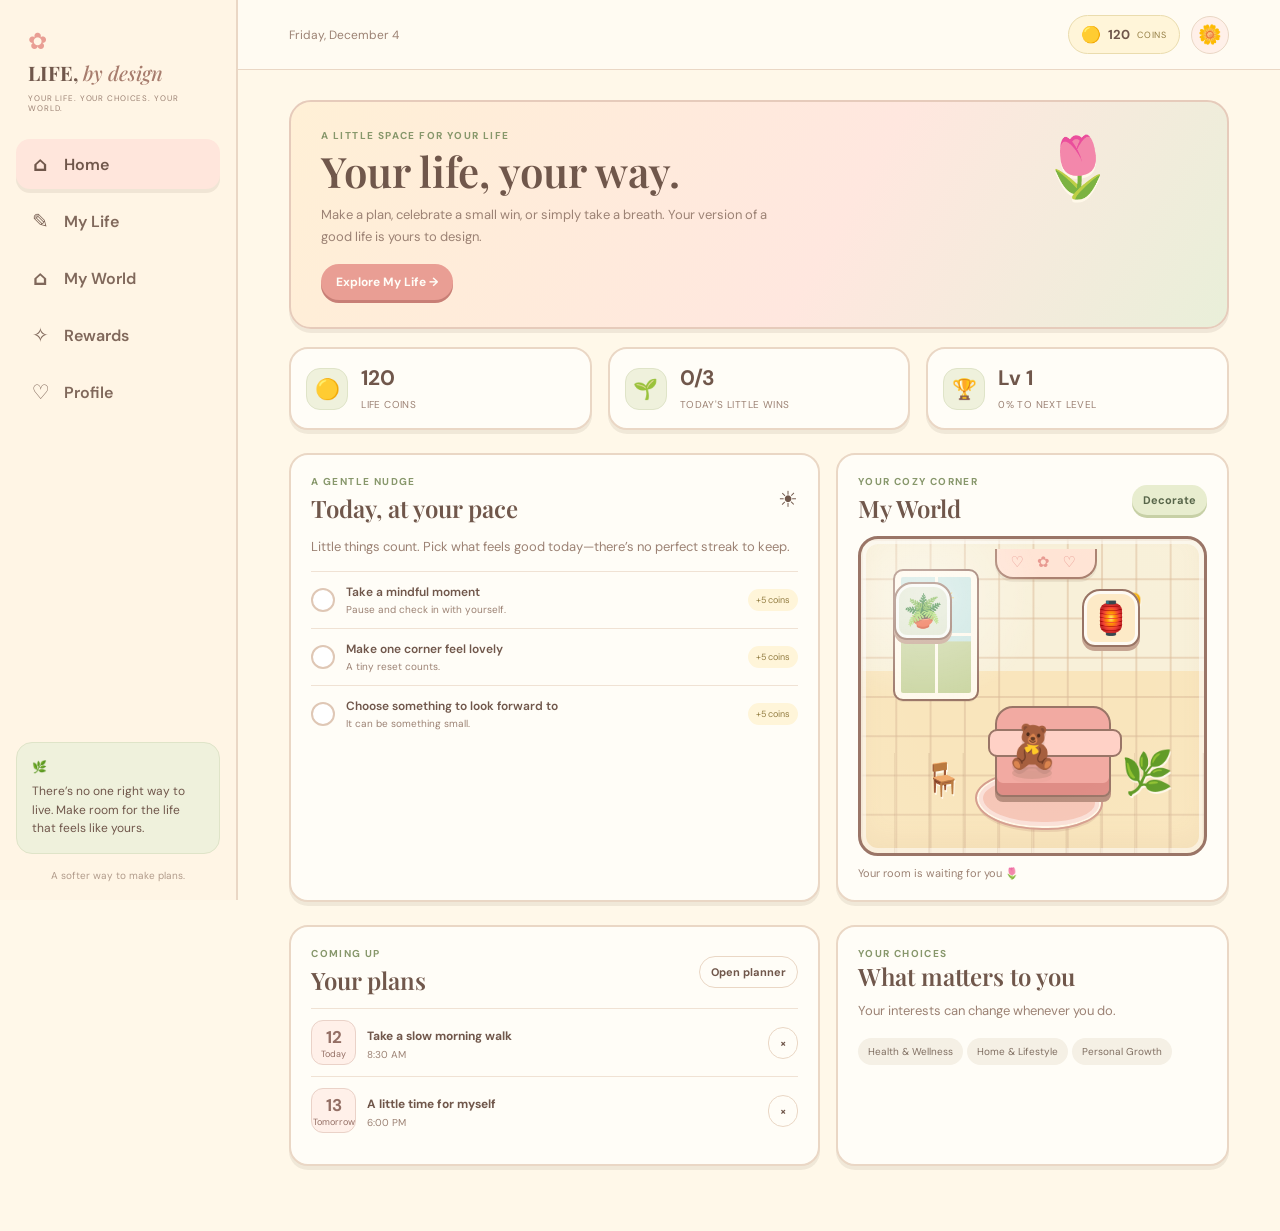
<file: index.html>
<!doctype html>
<html lang="en">
<head>
  <meta charset="utf-8">
  <meta name="viewport" content="width=device-width, initial-scale=1">
  <meta name="theme-color" content="#fff8e9">
  <meta name="description" content="A cozy little space to plan your life, celebrate small wins, and make a home that feels like you.">
  <title>LIFE, BY DESIGN — Your life. Your choices. Your world.</title>
  <link rel="stylesheet" href="styles.css">
  <link rel="stylesheet" href="editor.css">
  <link rel="stylesheet" href="room-effects.css">
</head>
<body>
  <div class="app-shell">
    <aside class="sidebar" aria-label="Main navigation">
      <a class="brand" href="#home" aria-label="Life, By Design home">
        <span class="brand-mark">✿</span>
        <span class="brand-title">LIFE, <i>by design</i></span>
        <span class="brand-tagline">YOUR LIFE. YOUR CHOICES. YOUR WORLD.</span>
      </a>
      <nav class="nav-list">
        <button class="nav-link active" data-view="home"><span>⌂</span>Home</button>
        <button class="nav-link" data-view="life"><span>✎</span>My Life</button>
        <button class="nav-link" data-view="world"><span>⌂</span>My World</button>
        <button class="nav-link" data-view="rewards"><span>✧</span>Rewards</button>
        <button class="nav-link" data-view="profile"><span>♡</span>Profile</button>
      </nav>
      <div class="sidebar-note"><span>🌿</span><p>There’s no one right way to live. Make room for the life that feels like yours.</p></div>
      <div class="sidebar-footer">A softer way to make plans.</div>
    </aside>
    <main class="main-area">
      <header class="topbar">
        <span class="topbar-date" id="todayLabel"></span>
        <div class="topbar-actions">
          <button class="coin-balance" data-view="rewards" aria-label="Open rewards"><span>🟡</span><strong id="coinBalance">0</strong><small>COINS</small></button>
          <button class="avatar-button" data-view="profile" aria-label="Open profile">🌼</button>
        </div>
      </header>
      <div id="app" class="page-content" aria-live="polite"></div>
    </main>
  </div>
  <div id="toast" class="toast" role="status" aria-live="polite"></div>
  <script src="app.js"></script>
  <script src="room-effects.js"></script>
</body>
</html>
</file>
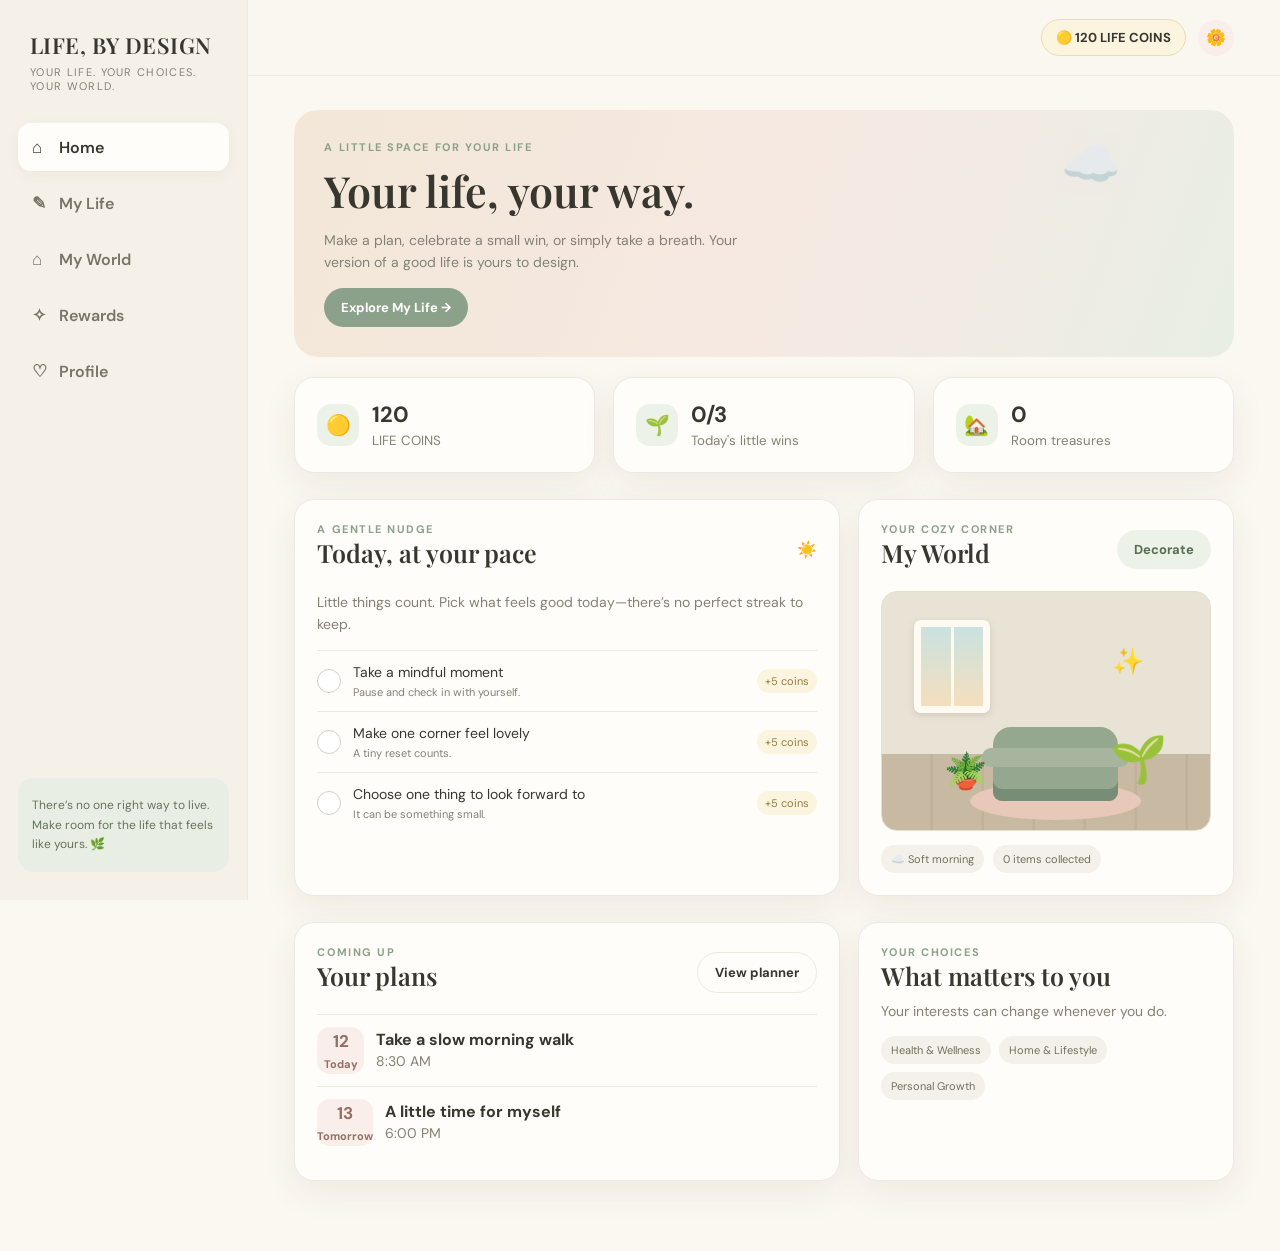
<file: demo/index.html>
<!DOCTYPE html>
<html lang="en">
<head>
  <meta charset="UTF-8" />
  <meta name="viewport" content="width=device-width, initial-scale=1.0" />
  <title>LIFE, BY DESIGN</title>
  <link rel="preconnect" href="https://fonts.googleapis.com">
  <link rel="preconnect" href="https://fonts.gstatic.com" crossorigin>
  <link href="https://fonts.googleapis.com/css2?family=DM+Sans:wght@400;500;600;700&family=Playfair+Display:wght@500;600;700&display=swap" rel="stylesheet">
  <style>
    :root {
      --cream: #fbf8f1;
      --paper: #fffdf9;
      --ink: #38372f;
      --muted: #858176;
      --line: #eee9df;
      --sage: #8ca18a;
      --sage-light: #edf2e8;
      --pink: #e8b6aa;
      --pink-light: #f9eeea;
      --yellow: #f3d37a;
      --yellow-light: #fbf4df;
      --lavender: #e9e4f0;
      --shadow: 0 12px 35px rgba(67, 55, 39, .07);
      --radius: 20px;
    }

    * { box-sizing: border-box; }
    body {
      margin: 0;
      background: var(--cream);
      color: var(--ink);
      font-family: "DM Sans", sans-serif;
    }
    button, input, textarea, select { font: inherit; }
    button { cursor: pointer; }
    .app { display: grid; grid-template-columns: 248px 1fr; min-height: 100vh; }
    aside {
      position: sticky; top: 0; height: 100vh; padding: 28px 18px;
      background: #f5f1e8; border-right: 1px solid var(--line);
      display: flex; flex-direction: column;
    }
    .brand { padding: 2px 12px 30px; }
    .brand-name { font: 600 22px "Playfair Display", serif; letter-spacing: .02em; }
    .brand-tag { color: var(--muted); font-size: 11px; letter-spacing: .12em; margin-top: 5px; }
    .nav { display: grid; gap: 8px; }
    .nav button {
      text-align: left; border: 0; background: transparent; padding: 13px 14px;
      border-radius: 13px; color: #777468; font-weight: 600; transition: .2s;
    }
    .nav button:hover, .nav button.active { background: var(--paper); color: var(--ink); box-shadow: 0 4px 14px #5245270d; }
    .nav .icon { display: inline-block; width: 27px; font-size: 17px; }
    .side-note { margin-top: auto; padding: 18px 14px; border-radius: 16px; background: #e9eee4; color: #66745f; font-size: 12px; line-height: 1.6; }
    main { min-width: 0; }
    .topbar {
      height: 76px; padding: 0 4.5%; display: flex; justify-content: flex-end;
      align-items: center; gap: 12px; border-bottom: 1px solid var(--line);
      background: rgba(251,248,241,.8);
    }
    .coin-pill { border: 1px solid #eadcae; background: var(--yellow-light); border-radius: 99px; padding: 9px 14px; font-weight: 700; font-size: 13px; }
    .avatar-small { width: 36px; height: 36px; border-radius: 50%; display: grid; place-items: center; background: var(--pink-light); }
    #view { max-width: 1250px; margin: auto; padding: 34px 4.5% 70px; }
    .eyebrow { text-transform: uppercase; letter-spacing: .14em; color: var(--sage); font-size: 11px; font-weight: 700; }
    h1, h2, h3, p { margin-top: 0; }
    h1, h2, .serif { font-family: "Playfair Display", serif; font-weight: 600; }
    h1 { font-size: clamp(30px, 4vw, 43px); margin: 7px 0 10px; }
    h2 { font-size: 25px; margin-bottom: 8px; }
    h3 { font-size: 16px; margin-bottom: 8px; }
    .subtle { color: var(--muted); font-size: 14px; line-height: 1.6; }
    .grid { display: grid; gap: 18px; }
    .two-col { grid-template-columns: 1.45fr 1fr; }
    .three-col { grid-template-columns: repeat(3, 1fr); }
    .card { background: var(--paper); border: 1px solid var(--line); border-radius: var(--radius); padding: 22px; box-shadow: var(--shadow); }
    .welcome {
      padding: 30px; border-radius: 24px; min-height: 210px; overflow: hidden;
      background: linear-gradient(110deg, #f3e7d8 0%, #f5e9e3 57%, #e8eee4 100%);
      position: relative; margin-bottom: 20px;
    }
    .welcome:after { content: "☁️"; position: absolute; right: 12%; top: 22px; font-size: 48px; opacity: .8; }
    .welcome .subtle { max-width: 440px; }
    .btn {
      border: 0; border-radius: 99px; padding: 11px 17px; background: var(--sage);
      color: white; font-weight: 700; font-size: 13px; transition: .2s;
    }
    .btn:hover { filter: brightness(.95); transform: translateY(-1px); }
    .btn.soft { background: var(--sage-light); color: #586d53; }
    .btn.pink { background: var(--pink-light); color: #996f65; }
    .btn.outline { background: transparent; color: var(--ink); border: 1px solid var(--line); }
    .btn:disabled { opacity: .5; cursor: default; transform: none; }
    .card-head { display: flex; align-items: center; justify-content: space-between; gap: 12px; margin-bottom: 14px; }
    .task { display: flex; align-items: center; gap: 12px; padding: 12px 0; border-top: 1px solid var(--line); }
    .task:first-of-type { border-top: 0; }
    .check {
      width: 24px; height: 24px; flex: 0 0 24px; border: 1.5px solid #d5d0c4; border-radius: 50%;
      background: white; color: white; display: grid; place-items: center; font-size: 13px;
    }
    .check.done { background: var(--sage); border-color: var(--sage); }
    .task-copy { flex: 1; font-size: 14px; }
    .task-copy small { display: block; color: var(--muted); margin-top: 4px; font-size: 11px; }
    .reward-tag { font-size: 11px; color: #937d42; background: var(--yellow-light); border-radius: 99px; padding: 5px 8px; white-space: nowrap; }
    .stat { display: flex; align-items: center; gap: 13px; }
    .stat-icon { width: 42px; height: 42px; border-radius: 14px; display: grid; place-items: center; font-size: 20px; background: var(--sage-light); }
    .stat strong { font-size: 22px; display: block; }
    .stat small { color: var(--muted); }
    .progress { height: 8px; background: #f0eee7; border-radius: 99px; overflow: hidden; margin: 12px 0 7px; }
    .progress span { display: block; height: 100%; background: var(--sage); border-radius: inherit; }
    .room-scene {
      min-height: 240px; position: relative; overflow: hidden; border-radius: 16px;
      background: linear-gradient(#e9e3d6 0 68%, #c8b9a2 68% 100%);
      border: 1px solid #e6dece;
    }
    .room-window { position: absolute; left: 10%; top: 12%; width: 23%; height: 39%; border: 7px solid #fffaf1; border-radius: 7px; background: linear-gradient(#c9e2e0, #f5dfbd); box-shadow: 0 2px 6px #847b6940; }
    .room-window:after { content: ""; position: absolute; left: 48%; top: 0; height: 100%; border-left: 3px solid #fffaf1; }
    .room-sofa { position: absolute; bottom: 12%; left: 34%; width: 38%; height: 31%; border-radius: 18px 18px 9px 9px; background: #95a78e; box-shadow: inset 0 -12px #788d75; }
    .room-sofa:before { content: ""; position: absolute; left: -9%; top: 28%; width: 118%; height: 26%; border-radius: 9px; background: #a7b49e; }
    .room-rug { position: absolute; bottom: 4%; left: 27%; width: 52%; height: 16%; border-radius: 50%; background: #e8c8b9; }
    .room-plant { position: absolute; right: 13%; bottom: 17%; font-size: 46px; }
    .room-lamp { position: absolute; left: 19%; bottom: 15%; font-size: 35px; }
    .room-deco { position: absolute; right: 20%; top: 22%; font-size: 26px; }
    .room-floor { position: absolute; bottom: 0; left: 0; right: 0; height: 32%; background: repeating-linear-gradient(90deg, transparent 0 48px, #b5a58e 49px 51px); opacity: .4; }
    .room-item-row { display: flex; gap: 9px; flex-wrap: wrap; margin-top: 14px; }
    .chip { font-size: 11px; background: #f4f1ea; padding: 7px 10px; border-radius: 99px; color: #716e62; }
    .category-grid { display: flex; flex-wrap: wrap; gap: 8px; }
    .category { border: 1px solid var(--line); background: white; color: #777468; border-radius: 99px; padding: 9px 12px; font-size: 12px; }
    .category.selected { border-color: #bac9b3; background: var(--sage-light); color: #586d53; }
    .plan-row { display: flex; gap: 12px; align-items: center; padding: 12px 0; border-top: 1px solid var(--line); }
    .plan-date { min-width: 47px; height: 47px; border-radius: 13px; background: var(--pink-light); display: grid; place-items: center; text-align: center; color: #946f65; font-size: 11px; font-weight: 700; }
    .plan-date b { display: block; font-size: 17px; }
    .field { width: 100%; padding: 11px 12px; border: 1px solid var(--line); background: white; border-radius: 12px; color: var(--ink); outline: none; }
    .field:focus { border-color: #a8b69e; }
    .form-row { display: flex; gap: 8px; margin-top: 12px; }
    .form-row .field { min-width: 0; }
    textarea.field { min-height: 110px; resize: vertical; }
    .store-grid { display: grid; grid-template-columns: repeat(3, 1fr); gap: 14px; }
    .store-item { border: 1px solid var(--line); border-radius: 16px; padding: 15px; background: white; }
    .item-art { height: 100px; display: grid; place-items: center; background: #f5f1e8; border-radius: 12px; font-size: 48px; margin-bottom: 12px; }
    .store-item p { color: var(--muted); font-size: 12px; margin: 4px 0 12px; }
    .store-item .btn { padding: 9px 12px; font-size: 11px; }
    .voucher { display: flex; justify-content: space-between; gap: 14px; align-items: center; padding: 15px 0; border-top: 1px solid var(--line); }
    .voucher:first-of-type { border-top: 0; }
    .voucher-logo { width: 44px; height: 44px; display: grid; place-items: center; background: var(--yellow-light); border-radius: 14px; font-size: 21px; }
    .voucher-info { flex: 1; }
    .voucher-info small { display: block; color: var(--muted); margin-top: 4px; }
    .section { margin-top: 26px; }
    .toast { position: fixed; right: 22px; bottom: 22px; background: #353b32; color: white; padding: 13px 17px; border-radius: 12px; box-shadow: var(--shadow); z-index: 20; animation: fade .25s ease; }
    @keyframes fade { from { opacity: 0; transform: translateY(8px); } to { opacity: 1; transform: none; } }
    .empty { color: var(--muted); text-align: center; padding: 22px 10px; font-size: 13px; }
    .muted-line { border: 0; border-top: 1px solid var(--line); margin: 18px 0; }
    .notice { padding: 12px 14px; border-radius: 12px; background: var(--yellow-light); color: #796a3e; font-size: 12px; line-height: 1.5; }
    .footer-note { color: var(--muted); font-size: 11px; margin-top: 20px; }
    @media (max-width: 850px) {
      .app { display: block; }
      aside { position: fixed; z-index: 10; top: auto; bottom: 0; height: auto; width: 100%; padding: 7px 6px calc(7px + env(safe-area-inset-bottom)); border: 0; border-top: 1px solid var(--line); background: #fffdf9; }
      .brand, .side-note { display: none; }
      .nav { display: flex; justify-content: space-around; gap: 2px; }
      .nav button { padding: 7px 4px; font-size: 10px; text-align: center; flex: 1; }
      .nav .icon { display: block; width: auto; font-size: 18px; margin-bottom: 3px; }
      .topbar { height: 60px; }
      #view { padding: 25px 18px 100px; }
      .two-col { grid-template-columns: 1fr; }
      .three-col { grid-template-columns: 1fr 1fr; }
      .store-grid { grid-template-columns: 1fr 1fr; }
    }
    @media (max-width: 480px) {
      .three-col, .store-grid { grid-template-columns: 1fr; }
      .welcome { padding: 24px 20px; }
      .welcome:after { right: 5%; top: 10px; }
      .card { padding: 18px; }
      .form-row { flex-direction: column; }
    }
  </style>
</head>
<body>
  <div class="app">
    <aside>
      <div class="brand">
        <div class="brand-name">LIFE, BY DESIGN</div>
        <div class="brand-tag">YOUR LIFE. YOUR CHOICES. YOUR WORLD.</div>
      </div>
      <nav class="nav" id="nav">
        <button class="active" data-page="home"><span class="icon">⌂</span>Home</button>
        <button data-page="life"><span class="icon">✎</span>My Life</button>
        <button data-page="world"><span class="icon">⌂</span>My World</button>
        <button data-page="rewards"><span class="icon">✧</span>Rewards</button>
        <button data-page="profile"><span class="icon">♡</span>Profile</button>
      </nav>
      <div class="side-note">There’s no one right way to live. Make room for the life that feels like yours. 🌿</div>
    </aside>

    <main>
      <header class="topbar">
        <div class="coin-pill">🟡 <span id="coinBalance">0</span> LIFE COINS</div>
        <div class="avatar-small">🌼</div>
      </header>
      <div id="view"></div>
    </main>
  </div>

  <script>
    const categories = [
      "Love & Relationships", "Wedding & Marriage Planning", "Independent Living",
      "Career & Business", "Money & Finance", "Travel & Adventure",
      "Health & Wellness", "Home & Lifestyle", "Personal Growth"
    ];
    const catalog = [
      { id: "plant", name: "Sunny little plant", art: "🪴", price: 35, desc: "A leafy friend for your window." },
      { id: "lamp", name: "Evening glow lamp", art: "🏮", price: 45, desc: "Make your room feel extra cozy." },
      { id: "art", name: "Little daydream print", art: "🖼️", price: 55, desc: "A gentle reminder to dream." },
      { id: "cushion", name: "Blush cushion", art: "🛋️", price: 30, desc: "A soft finishing touch." },
      { id: "flowers", name: "Market flowers", art: "💐", price: 40, desc: "A pop of color for your home." },
      { id: "star", name: "Starry rug", art: "🌙", price: 65, desc: "A little magic underfoot." }
    ];
    const todayKey = new Date().toISOString().slice(0, 10);
    const defaultState = {
      coins: 120, page: "home", categories: ["Health & Wellness", "Home & Lifestyle", "Personal Growth"],
      completed: {}, owned: [], plans: [
        { title: "Take a slow morning walk", date: "Today", time: "8:30 AM" },
        { title: "A little time for myself", date: "Tomorrow", time: "6:00 PM" }
      ],
      journal: "", transactions: [{ label: "Welcome bonus", amount: 120, date: todayKey }],
      redeemed: [], tasks: [
        { id: "water", title: "Take a mindful moment", detail: "Pause and check in with yourself.", reward: 5 },
        { id: "space", title: "Make one corner feel lovely", detail: "A tiny reset counts.", reward: 5 },
        { id: "plan", title: "Choose one thing to look forward to", detail: "It can be something small.", reward: 5 }
      ],
      model: { users: 5000, subscribers: 100, subscription: 49000, campaigns: 3000000, items: 1250000, affiliate: 500000, expenses: 15000000 }
    };
    let state;
    try {
      state = { ...defaultState, ...JSON.parse(localStorage.getItem("lifeByDesignDemo") || "{}") };
    } catch { state = { ...defaultState }; }
    const view = document.getElementById("view");

    function save() {
      localStorage.setItem("lifeByDesignDemo", JSON.stringify(state));
      document.getElementById("coinBalance").textContent = state.coins.toLocaleString("id-ID");
    }
    function esc(value) {
      return String(value).replace(/[&<>"']/g, c => ({ "&":"&amp;", "<":"&lt;", ">":"&gt;", '"':"&quot;", "'":"&#39;" }[c]));
    }
    function toast(message) {
      document.querySelector(".toast")?.remove();
      const el = document.createElement("div");
      el.className = "toast";
      el.textContent = message;
      document.body.appendChild(el);
      setTimeout(() => el.remove(), 2600);
    }
    function earnedToday() {
      return state.transactions.filter(t => t.date === todayKey && t.amount > 0)
        .reduce((sum, t) => sum + t.amount, 0);
    }
    function earn(label, amount) {
      const room = Math.max(0, 40 - earnedToday());
      const actual = Math.min(amount, room);
      if (!actual) { toast("You’ve reached today’s coin limit. Take a gentle break 🌿"); return; }
      state.coins += actual;
      state.transactions.unshift({ label, amount: actual, date: todayKey });
      save();
      toast(`Lovely! +${actual} LIFE COINS`);
    }
    function navTo(page) {
      state.page = page;
      document.querySelectorAll(".nav button").forEach(b => b.classList.toggle("active", b.dataset.page === page));
      save();
      render();
    }
    function taskDone(id) { return !!state.completed[todayKey + ":" + id]; }
    function taskMarkup(task) {
      const done = taskDone(task.id);
      return `<div class="task">
        <button class="check ${done ? "done" : ""}" data-action="task" data-id="${task.id}" aria-label="Complete task">${done ? "✓" : ""}</button>
        <div class="task-copy">${esc(task.title)}<small>${esc(task.detail)}</small></div>
        <span class="reward-tag">${done ? "Done" : `+${task.reward} coins`}</span>
      </div>`;
    }
    function roomMarkup() {
      return `<div class="room-scene" aria-label="Illustrated cozy virtual room">
        <div class="room-window"></div><div class="room-floor"></div>
        <div class="room-rug"></div><div class="room-sofa"></div>
        <div class="room-lamp">${state.owned.includes("lamp") ? "🏮" : "🪴"}</div>
        <div class="room-plant">${state.owned.includes("plant") ? "🌿" : "🌱"}</div>
        <div class="room-deco">${state.owned.includes("art") ? "🖼️" : "✨"}</div>
      </div>`;
    }
    function homePage() {
      const doneCount = state.tasks.filter(t => taskDone(t.id)).length;
      const activePlans = state.plans.slice(0, 3);
      return `
        <section class="welcome">
          <div class="eyebrow">A little space for your life</div>
          <h1>Your life, your way.</h1>
          <p class="subtle">Make a plan, celebrate a small win, or simply take a breath. Your version of a good life is yours to design.</p>
          <button class="btn" data-goto="life">Explore My Life →</button>
        </section>
        <div class="grid three-col">
          <div class="card stat"><div class="stat-icon">🟡</div><div><strong>${state.coins.toLocaleString("id-ID")}</strong><small>LIFE COINS</small></div></div>
          <div class="card stat"><div class="stat-icon">🌱</div><div><strong>${doneCount}/${state.tasks.length}</strong><small>Today's little wins</small></div></div>
          <div class="card stat"><div class="stat-icon">🏡</div><div><strong>${state.owned.length}</strong><small>Room treasures</small></div></div>
        </div>
        <div class="grid two-col section">
          <div class="card">
            <div class="card-head"><div><div class="eyebrow">A gentle nudge</div><h2>Today, at your pace</h2></div><span>☀️</span></div>
            <p class="subtle">Little things count. Pick what feels good today—there’s no perfect streak to keep.</p>
            ${state.tasks.map(taskMarkup).join("")}
          </div>
          <div class="card">
            <div class="card-head"><div><div class="eyebrow">Your cozy corner</div><h2>My World</h2></div><button class="btn soft" data-goto="world">Decorate</button></div>
            ${roomMarkup()}
            <div class="room-item-row"><span class="chip">☁️ Soft morning</span><span class="chip">${state.owned.length} items collected</span></div>
          </div>
        </div>
        <div class="grid two-col section">
          <div class="card">
            <div class="card-head"><div><div class="eyebrow">Coming up</div><h2>Your plans</h2></div><button class="btn outline" data-goto="life">View planner</button></div>
            ${activePlans.length ? activePlans.map(p => `<div class="plan-row"><div class="plan-date"><b>${p.date === "Today" ? "12" : "13"}</b>${esc(p.date)}</div><div><strong>${esc(p.title)}</strong><div class="subtle">${esc(p.time)}</div></div></div>`).join("") : `<div class="empty">A blank day can be a lovely plan, too.</div>`}
          </div>
          <div class="card">
            <div class="eyebrow">Your choices</div><h2>What matters to you</h2>
            <p class="subtle">Your interests can change whenever you do.</p>
            <div class="category-grid">${state.categories.map(c => `<span class="chip">${esc(c)}</span>`).join("") || `<span class="chip">Still figuring it out</span>`}</div>
          </div>
        </div>`;
    }
    function lifePage() {
      return `
        <div class="eyebrow">Your practical, personal space</div><h1>My Life</h1>
        <p class="subtle">Make plans that fit your life—not someone else’s checklist.</p>
        <div class="grid two-col section">
          <div class="card">
            <div class="card-head"><div><div class="eyebrow">Personal planner</div><h2>Things to look forward to</h2></div><span>🗓️</span></div>
            ${state.plans.length ? state.plans.map((p, i) => `<div class="plan-row"><div class="plan-date"><b>${i + 12}</b>${esc(p.date)}</div><div style="flex:1"><strong>${esc(p.title)}</strong><div class="subtle">${esc(p.time)}</div></div><button class="btn outline" data-action="delete-plan" data-index="${i}" aria-label="Remove plan">×</button></div>`).join("") : `<div class="empty">No plans yet. Add something small to look forward to.</div>`}
            <form id="planForm" class="form-row"><input class="field" name="title" placeholder="Add a plan…" required maxlength="70"><button class="btn" type="submit">Add</button></form>
          </div>
          <div class="card">
            <div class="card-head"><div><div class="eyebrow">Daily activity</div><h2>Small steps, your way</h2></div><span>🌿</span></div>
            ${state.tasks.map(taskMarkup).join("")}
            <p class="footer-note">Coins are capped at 40 per day in this demo. Journal entries and personal disclosures never earn coins.</p>
          </div>
        </div>
        <div class="grid two-col section">
          <div class="card">
            <div class="eyebrow">Private by default</div><h2>A note to yourself</h2>
            <p class="subtle">This reflection stays in this browser in this prototype. It does not earn coins.</p>
            <textarea id="journal" class="field" placeholder="What would you like to remember about today?">${esc(state.journal)}</textarea>
            <div style="margin-top:10px"><button class="btn soft" data-action="save-journal">Save reflection</button></div>
          </div>
          <div class="card">
            <div class="eyebrow">A flexible life</div><h2>Your focus can change</h2>
            <p class="subtle">Choose the areas you want to make room for right now. You can switch these any time.</p>
            <div class="category-grid">${categories.map(c => `<button class="category ${state.categories.includes(c) ? "selected" : ""}" data-action="category" data-category="${esc(c)}">${state.categories.includes(c) ? "✓ " : ""}${esc(c)}</button>`).join("")}</div>
          </div>
        </div>`;
    }
    function worldPage() {
      return `
        <div class="eyebrow">A little world that feels like you</div><h1>My World</h1>
        <p class="subtle">Your cozy room is yours to grow—one little treasure at a time.</p>
        <div class="grid two-col section">
          <div class="card"><div class="card-head"><div><div class="eyebrow">Room one</div><h2>A place to exhale</h2></div><span>🏡</span></div>${roomMarkup()}
            <div class="room-item-row">${state.owned.length ? state.owned.map(id => `<span class="chip">${catalog.find(x => x.id === id)?.art || "✨"} ${esc(catalog.find(x => x.id === id)?.name || id)}</span>`).join("") : `<span class="chip">Your first treasures are waiting</span>`}</div>
          </div>
          <div class="card">
            <div class="eyebrow">Your collection</div><h2>Decor shop</h2><p class="subtle">Earn coins by showing up for yourself, then make this space your own.</p>
            <div class="notice">🟡 ${state.coins.toLocaleString("id-ID")} LIFE COINS · Virtual decor is just for fun. No cash value.</div>
          </div>
        </div>
        <div class="section"><div class="card-head"><div><div class="eyebrow">Little things for your home</div><h2>Choose what feels like you</h2></div></div>
          <div class="store-grid">${catalog.map(item => {
            const owned = state.owned.includes(item.id);
            return `<div class="store-item"><div class="item-art">${item.art}</div><strong>${esc(item.name)}</strong><p>${esc(item.desc)}</p><button class="btn ${owned ? "soft" : ""}" data-action="buy-item" data-id="${item.id}" ${owned ? "disabled" : ""}>${owned ? "In your home" : `🟡 ${item.price} coins`}</button></div>`;
          }).join("")}</div>
        </div>`;
    }
    const vouchers = [
      { id: "coffee", brand: "A little coffee treat", type: "Coffee & food", art: "☕", cost: 80, terms: "Demo reward · Example only" },
      { id: "wellness", brand: "Wellness class pass", type: "Health & wellness", art: "🧘", cost: 120, terms: "Demo reward · Example only" },
      { id: "stationery", brand: "Happy pages stationery", type: "Stationery", art: "📒", cost: 100, terms: "Demo reward · Example only" }
    ];
    function rewardsPage() {
      const history = state.transactions.slice(0, 6);
      return `
        <div class="eyebrow">Small celebrations, thoughtfully earned</div><h1>Rewards</h1>
        <p class="subtle">Explore virtual decor and sample real-world reward ideas. Real offers are not connected in this demo.</p>
        <div class="grid three-col section">
          <div class="card stat"><div class="stat-icon">🟡</div><div><strong>${state.coins.toLocaleString("id-ID")}</strong><small>Available coins</small></div></div>
          <div class="card stat"><div class="stat-icon">🎁</div><div><strong>${state.redeemed.length}</strong><small>Demo redemptions</small></div></div>
          <div class="card stat"><div class="stat-icon">🌱</div><div><strong>${Math.max(0, 40 - earnedToday())}</strong><small>Coins available to earn today</small></div></div>
        </div>
        <div class="grid two-col section">
          <div class="card"><div class="eyebrow">Brand voucher ideas</div><h2>A little something nice</h2>
            <p class="subtle">These examples are simulated. No brand partnership or voucher code is active.</p>
            ${vouchers.map(v => {
              const used = state.redeemed.includes(v.id);
              return `<div class="voucher"><div class="voucher-logo">${v.art}</div><div class="voucher-info"><strong>${esc(v.brand)}</strong><small>${esc(v.type)} · ${esc(v.terms)}</small></div><button class="btn ${used ? "soft" : ""}" data-action="redeem" data-id="${v.id}" ${used ? "disabled" : ""}>${used ? "Redeemed" : `🟡 ${v.cost}`}</button></div>`;
            }).join("")}
          </div>
          <div class="card"><div class="eyebrow">Your coin story</div><h2>Recent activity</h2>
            ${history.length ? history.map(t => `<div class="plan-row"><div class="plan-date">${t.amount > 0 ? "＋" : "−"}${Math.abs(t.amount)}</div><div><strong>${esc(t.label)}</strong><div class="subtle">${esc(t.date)}</div></div></div>`).join("") : `<div class="empty">Your coin story starts with your next little win.</div>`}
          </div>
        </div>
        <p class="footer-note">In a real product, rewards, funding, redemption terms, expiry dates, and partner reporting need secure server-side handling. Brand partners should receive aggregated campaign data only.</p>`;
    }
    function rupiah(value) { return "Rp" + Number(value || 0).toLocaleString("id-ID"); }
    function profilePage() {
      const m = state.model;
      const revenue = Number(m.subscribers) * Number(m.subscription) + Number(m.campaigns) + Number(m.items) + Number(m.affiliate);
      return `
        <div class="eyebrow">Your space, your settings</div><h1>Profile</h1>
        <p class="subtle">Your choices belong to you. You can change your interests whenever life shifts.</p>
        <div class="grid two-col section">
          <div class="card">
            <div class="eyebrow">Your life categories</div><h2>What’s on your mind?</h2>
            <p class="subtle">Select any number. There is no required life path.</p>
            <div class="category-grid">${categories.map(c => `<button class="category ${state.categories.includes(c) ? "selected" : ""}" data-action="category" data-category="${esc(c)}">${state.categories.includes(c) ? "✓ " : ""}${esc(c)}</button>`).join("")}</div>
          </div>
          <div class="card">
            <div class="eyebrow">Privacy & account</div><h2>Your trust matters</h2>
            <div class="notice">🔒 Journals, reflections, and financial details are private by default in the product vision.</div>
            <hr class="muted-line">
            <p class="subtle">This prototype stores demo data in local browser storage only. It has no login, cloud backup, or real account deletion.</p>
            <button class="btn outline" data-action="reset">Reset demo data</button>
          </div>
        </div>
        <div class="card section">
          <div class="card-head"><div><div class="eyebrow">Editable assumptions · monthly</div><h2>Business model sandbox</h2></div><span>🇮🇩</span></div>
          <p class="subtle">Illustrative scenario only—not a forecast. Voucher face value is not counted as platform revenue.</p>
          <div class="grid three-col">
            ${modelField("Monthly active users", "users", m.users)}
            ${modelField("Subscribers", "subscribers", m.subscribers)}
            ${modelField("Subscription price / month (Rp)", "subscription", m.subscription)}
            ${modelField("Brand campaign fees (Rp)", "campaigns", m.campaigns)}
            ${modelField("Virtual item sales (Rp)", "items", m.items)}
            ${modelField("Affiliate revenue (Rp)", "affiliate", m.affiliate)}
            ${modelField("Operating expenses (Rp)", "expenses", m.expenses)}
          </div>
          <hr class="muted-line">
          <div class="grid three-col">
            <div class="stat"><div class="stat-icon">👥</div><div><strong>${Number(m.users).toLocaleString("id-ID")}</strong><small>Monthly active users</small></div></div>
            <div class="stat"><div class="stat-icon">📈</div><div><strong>${rupiah(revenue)}</strong><small>Illustrative monthly revenue</small></div></div>
            <div class="stat"><div class="stat-icon">🌿</div><div><strong>${rupiah(revenue - Number(m.expenses))}</strong><small>Illustrative operating result</small></div></div>
          </div>
        </div>
        <p class="footer-note">Before launch, review applicable privacy, consumer-protection, electronic-system, tax, and rewards regulations for each market.</p>`;
    }
    function modelField(label, key, value) {
      return `<label class="subtle">${label}<input class="field model-input" data-key="${key}" type="number" min="0" value="${Number(value)}" style="display:block;margin-top:7px"></label>`;
    }
    function render() {
      document.getElementById("coinBalance").textContent = state.coins.toLocaleString("id-ID");
      const pages = { home: homePage, life: lifePage, world: worldPage, rewards: rewardsPage, profile: profilePage };
      view.innerHTML = (pages[state.page] || homePage)();
    }

    document.getElementById("nav").addEventListener("click", e => {
      const button = e.target.closest("[data-page]");
      if (button) navTo(button.dataset.page);
    });
    document.addEventListener("click", e => {
      const goto = e.target.closest("[data-goto]");
      if (goto) return navTo(goto.dataset.goto);
      const btn = e.target.closest("[data-action]");
      if (!btn) return;
      const { action, id } = btn.dataset;
      if (action === "task") {
        const key = todayKey + ":" + id;
        if (!state.completed[key]) {
          state.completed[key] = true;
          const task = state.tasks.find(t => t.id === id);
          earn(task?.title || "Daily activity", task?.reward || 5);
          save(); render();
        }
      }
      if (action === "category") {
        const name = btn.dataset.category;
        state.categories = state.categories.includes(name) ? state.categories.filter(c => c !== name) : [...state.categories, name];
        save(); render();
      }
      if (action === "buy-item") {
        const item = catalog.find(x => x.id === id);
        if (!item || state.owned.includes(id)) return;
        if (state.coins < item.price) return toast("Not quite enough coins yet—your next little win is waiting 🌱");
        state.coins -= item.price;
        state.owned.push(id);
        state.transactions.unshift({ label: `Decor: ${item.name}`, amount: -item.price, date: todayKey });
        save(); render(); toast(`${item.name} is home! 🏡`);
      }
      if (action === "redeem") {
        const item = vouchers.find(x => x.id === id);
        if (!item || state.redeemed.includes(id)) return;
        if (state.coins < item.cost) return toast("Keep going at your own pace—you’ll get there.");
        state.coins -= item.cost;
        state.redeemed.push(id);
        state.transactions.unshift({ label: `Demo redemption: ${item.brand}`, amount: -item.cost, date: todayKey });
        save(); render(); toast("Demo redemption recorded. This is not a real voucher.");
      }
      if (action === "delete-plan") {
        state.plans.splice(Number(btn.dataset.index), 1); save(); render();
      }
      if (action === "save-journal") {
        state.journal = document.getElementById("journal")?.value || "";
        save(); toast("Your reflection is saved in this browser. 💛");
      }
      if (action === "reset") {
        if (confirm("Reset all LIFE, BY DESIGN demo data in this browser?")) {
          localStorage.removeItem("lifeByDesignDemo");
          state = JSON.parse(JSON.stringify(defaultState));
          save(); render(); toast("A fresh start 🌱");
        }
      }
    });
    document.addEventListener("submit", e => {
      if (e.target.id !== "planForm") return;
      e.preventDefault();
      const data = new FormData(e.target);
      const title = String(data.get("title") || "").trim();
      if (!title) return;
      state.plans.push({ title, date: "Soon", time: "Whenever works for you" });
      save(); render(); toast("Plan added. Something to look forward to ✨");
    });
    document.addEventListener("change", e => {
      if (!e.target.matches(".model-input")) return;
      const key = e.target.dataset.key;
      state.model[key] = Math.max(0, Number(e.target.value) || 0);
      save(); render();
    });

    render();
    save();
  </script>
</body>
</html>
</file>
<file: styles.css>
@import url('https://fonts.googleapis.com/css2?family=DM+Sans:wght@400;500;600;700&family=Playfair+Display:wght@500;600;700&display=swap');

:root {
  color-scheme: light;
  --cream: #fff8e9;
  --paper: #fffdf7;
  --ink: #70574b;
  --muted: #9c8274;
  --line: #ead7c5;
  --sage: #9eae76;
  --sage-pale: #eff1dc;
  --pink: #e99e94;
  --pink-pale: #fff0e9;
  --yellow: #f6d982;
  --yellow-pale: #fff5d9;
  --shadow: 0 4px 0 rgba(112, 87, 75, .10);
  font-family: 'DM Sans', system-ui, sans-serif;
}

* { box-sizing: border-box; }
body {
  margin: 0;
  min-width: 320px;
  background: var(--cream);
  color: var(--ink);
}
button, input, textarea, select { font: inherit; }
button { cursor: pointer; color: inherit; }

.app-shell { min-height: 100vh; display: grid; grid-template-columns: 238px minmax(0, 1fr); }
.sidebar {
  position: sticky; top: 0; height: 100vh;
  display: flex; flex-direction: column;
  padding: 25px 16px 18px;
  background: #fff5e5;
  border-right: 2px solid var(--line);
}
.brand { padding: 5px 12px 26px; display: grid; text-decoration: none; color: inherit; }
.brand-mark { color: #e99e94; font-size: 23px; line-height: 1; }
.brand-title { font: 700 20px 'Playfair Display', Georgia, serif; margin-top: 6px; }
.brand-title i { color: #a77c6d; font-weight: 500; }
.brand-tagline { font-size: 8px; letter-spacing: .11em; color: var(--muted); margin-top: 7px; }

.nav-list { display: grid; gap: 7px; }
.nav-link {
  width: 100%;
  display: flex; align-items: center; gap: 12px;
  border: 0; border-radius: 14px;
  padding: 12px 13px;
  text-align: left; background: transparent;
  color: #80685b; font-weight: 600;
  transition: .18s ease;
}
.nav-link span { display: grid; place-items: center; width: 23px; font-size: 20px; }
.nav-link:hover, .nav-link.active {
  background: #ffe6dc;
  box-shadow: var(--shadow);
  color: var(--ink);
}

.sidebar-note {
  margin-top: auto;
  padding: 15px;
  border: 1px solid #dfe4c8;
  background: #eff1dc; border-radius: 16px;
  font-size: 12px; line-height: 1.55;
}
.sidebar-note p { margin: 6px 0 0; }
.sidebar-footer { padding: 15px 7px 0; color: #b19b8b; font-size: 10px; text-align: center; }

.main-area { min-width: 0; }
.topbar { height: 70px; padding: 0 clamp(18px, 4vw, 55px); display: flex; align-items: center; justify-content: space-between; border-bottom: 1px solid var(--line); background: rgba(255,253,247,.7); }
.topbar-date { color: var(--muted); font-size: 12px; }
.topbar-actions { display: flex; gap: 11px; align-items: center; }
.coin-balance {
  display: flex; align-items: center; gap: 7px;
  background: var(--yellow-pale); border: 1.5px solid #eadcae; border-radius: 30px; padding: 8px 12px;
}
.coin-balance strong { font-size: 13px; }
.coin-balance small { font-size: 9px; color: #937d42; letter-spacing: .08em; }
.avatar-button {
  border: 1.5px solid var(--line); background: var(--pink-pale); border-radius: 50%;
  width: 38px; height: 38px; font-size: 19px;
}

.page-content { width: min(1120px, 100%); margin: 0 auto; padding: 30px clamp(18px, 4vw, 55px) 65px; }

h1, h2, h3, p { margin-top: 0; }
h1, h2, .serif { font-family: 'Playfair Display', Georgia, serif; font-weight: 600; }
h1 { font-size: clamp(30px, 4vw, 42px); margin: 5px 0 9px; line-height: 1.15; }
h2 { font-size: 24px; margin-bottom: 8px; }
.eyebrow { color: #87976b; font-size: 10px; font-weight: 700; letter-spacing: .14em; text-transform: uppercase; }
.subtle { color: var(--muted); font-size: 13px; line-height: 1.65; }

.hero {
  position: relative; overflow: hidden; min-height: 205px; padding: 27px 30px; margin-bottom: 18px;
  border: 2px solid #e6cbbb; border-radius: 22px;
  background: linear-gradient(120deg, #fff0d6, #ffe7df 58%, #e9efd9);
  box-shadow: var(--shadow);
}
.hero:after {
  content: '🌷'; position: absolute; right: 12%; top: 26px;
  font-size: clamp(36px, 6vw, 59px); filter: drop-shadow(0 3px 0 #fff8e9);
}
.hero-copy { max-width: 510px; position: relative; z-index: 1; }
.hero p { max-width: 460px; margin-bottom: 17px; }

.grid { display: grid; gap: 16px; }
.grid-2 { grid-template-columns: 1.35fr 1fr; }
.grid-3 { grid-template-columns: repeat(3, minmax(0, 1fr)); }

.card {
  min-width: 0; padding: 20px;
  background: var(--paper); border: 2px solid var(--line);
  border-radius: 19px; box-shadow: var(--shadow);
}
.section { margin-top: 23px; }
.card-head { display: flex; align-items: center; justify-content: space-between; gap: 12px; margin-bottom: 12px; }
.card-head h2 { margin: 4px 0 0; }
.card-head > span { font-size: 22px; }

.btn {
  display: inline-flex; align-items: center; justify-content: center; gap: 6px; border: 0; border-radius: 999px; padding: 10px 15px;
  color: #fffdf7; background: var(--pink); box-shadow: 0 3px 0 #c87f76; font-size: 12px; font-weight: 700; transition: transform .15s, filter .15s;
}
.btn:hover:not(:disabled) { transform: translateY(-1px); filter: brightness(.98); }
.btn:disabled { opacity: .63; cursor: default; }
.btn.sage { color: #58664a; background: #e8edcf; box-shadow: 0 3px 0 #c7d0a6; }
.btn.ghost { color: var(--ink); background: transparent; box-shadow: none; border: 1.5px solid var(--line); }
.btn.small { padding: 8px 11px; font-size: 11px; }

.stat-card { display: flex; align-items: center; gap: 13px; padding: 15px; }
.stat-icon {
  flex: 0 0 42px; height: 42px; display: grid; place-items: center; background: var(--sage-pale);
  border: 1px solid #dfe4c8; border-radius: 14px; font-size: 20px;
}
.stat-card strong { display: block; font-size: 21px; }
.stat-card small { color: var(--muted); font-size: 10px; letter-spacing: .04em; }

.task { display: flex; align-items: center; gap: 11px; padding: 12px 0; border-top: 1px solid #f0e2d4; }
.task:first-of-type { border-top: 0; }
.check {
  flex: 0 0 24px; width: 24px; height: 24px; display: grid; place-items: center; border: 2px solid #dfc7b5; border-radius: 50%; background: white; color: white;
}
.check.done { background: var(--sage); border-color: var(--sage); }
.task-title { flex: 1; font-size: 12px; font-weight: 600; }
.task-title small { display: block; margin-top: 3px; color: var(--muted); font-size: 10px; font-weight: 400; }
.reward-tag { white-space: nowrap; padding: 5px 8px; background: var(--yellow-pale); border-radius: 99px; color: #937d42; font-size: 9px; }

.room-scene {
  position: relative; min-height: 235px; overflow: hidden; border: 2px solid #b88e7e; border-radius: 16px;
  background-color: #fff0d1; background-image: linear-gradient(#e8cdb5 2px, transparent 2px), linear-gradient(90deg, #e8cdb5 2px, transparent 2px);
  background-size: 72px 58px; box-shadow: inset 0 0 0 5px rgba(255,255,255,.32);
}
.room-window {
  position: absolute; left: 10%; top: 10%; width: 24%; height: 41%; border: 5px solid #fff9ec; outline: 2px solid #b88e7e; border-radius: 8px;
  background: linear-gradient(#cce6e2 0 55%, #cbd6a3 56% 100%);
}
.room-window:before { content: ''; position: absolute; top: 48%; left: 0; right: 0; border-top: 3px solid #fff9ec; }
.room-window:after { content: ''; position: absolute; top: 0; bottom: 0; left: 48%; border-left: 3px solid #fff9ec; }
.room-floor { position: absolute; bottom: 0; height: 32%; left: 0; right: 0; opacity: .16; background: repeating-linear-gradient(90deg, transparent 0 50px, #a78870 51px 53px); }
.room-rug {
  position: absolute; left: 25%; bottom: 7%; width: 52%; height: 17%; border: 2px solid #fff7e9; outline: 2px solid #d59d8e; border-radius: 50%; background: #f6c6b7;
}
.room-sofa { position: absolute; left: 34%; bottom: 18%; width: 39%; height: 29%; border: 2px solid #b88e7e; border-radius: 18px 18px 8px 8px; background: #f2aaa2; box-shadow: inset 0 -12px #df8d86, 0 4px 0 #b88e7e; }
.room-sofa:before { content: ''; position: absolute; left: -8%; top: 25%; width: 116%; height: 27%; border: 2px solid #b88e7e; border-radius: 9px; background: #ffd1c6; }
.room-plant, .room-lamp, .room-deco {
  position: absolute; z-index: 1; filter: drop-shadow(1px 2px 0 #fff8e9); font-size: 42px;
}
.room-plant { right: 9%; bottom: 17%; }
.room-lamp { left: 18%; bottom: 17%; font-size: 32px; }
.room-deco { right: 18%; top: 16%; font-size: 25px; }
.avatar-player {
  position: absolute; z-index: 3; width: 46px; height: 46px; transform: translate(-50%, -50%); display: grid; place-items: center;
  border-radius: 50%; background: rgba(255,255,255,.18); font-size: 38px; filter: drop-shadow(2px 3px 0 rgba(112,87,75,.08));
}
.room-furniture {
  position: absolute; z-index: 2; width: 52px; height: 52px; transform: translate(-50%, -50%);
  display: grid; place-items: center; border-radius: 16px; font-size: 30px;
  background: rgba(255,255,255,.42); border: 2px solid rgba(112,87,75,.15); box-shadow: 0 3px 0 rgba(112,87,75,.1);
}
.room-furniture.selected {
  border-color: rgba(130, 155, 93, 0.9);
  box-shadow: 0 0 0 3px rgba(150, 178, 122, 0.18);
}
.room-furniture:before {
  content: ''; position: absolute; inset: 8px; border-radius: 12px; background: rgba(255,255,255,0.42);
}
.room-furniture { --furniture: #eac1ad; }
.room-hint { margin-top: 10px; color: var(--muted); font-size: 11px; }

.plan-row { display: flex; gap: 11px; align-items: center; padding: 11px 0; border-top: 1px solid #f0e2d4; }
.plan-row:first-of-type { border-top: 0; }
.plan-date {
  min-width: 45px; height: 45px; display: grid; place-items: center; align-content: center; border: 1px solid #ead2c8; border-radius: 12px; background: var(--pink-pale);
  color: #946f65; font-size: 9px; text-align: center;
}
.plan-date b { font-size: 17px; }
.plan-copy { min-width: 0; flex: 1; }
.plan-copy strong { font-size: 12px; }
.plan-copy small { display: block; margin-top: 3px; color: var(--muted); font-size: 10px; }

.form-row { display: flex; gap: 8px; margin-top: 12px; }
.field { width: 100%; min-width: 0; padding: 10px 12px; outline: none; border: 1.5px solid var(--line); border-radius: 12px; background: #fff; color: var(--ink); font-size: 12px; }
.field:focus { border-color: #aab786; box-shadow: 0 0 0 3px #eff1dc; }
textarea.field { min-height: 115px; resize: vertical; }

.category-grid { display: flex; flex-wrap: wrap; gap: 8px; }
.category {
  border: 1.5px solid var(--line); border-radius: 99px; padding: 8px 11px; background: white; color: #806f62; font-size: 10px;
}
.category.selected { border-color: #b6c18f; background: var(--sage-pale); color: #65704f; }
.chip { display: inline-flex; margin: 3px 4px 3px 0; padding: 7px 10px; border-radius: 99px; background: #f5f0e5; color: #806f62; font-size: 10px; }

.store-grid { display: grid; grid-template-columns: repeat(3, minmax(0, 1fr)); gap: 13px; }
.store-item { padding: 12px; background: var(--paper); border: 2px solid var(--line); border-radius: 16px; }
.item-art { height: 90px; display: grid; place-items: center; margin-bottom: 10px; border: 1px solid #ead7c5; border-radius: 12px; background: #fff3dc; font-size: 43px; }
.store-item strong { font-size: 12px; }
.store-item p { min-height: 30px; margin: 5px 0 10px; color: var(--muted); font-size: 10px; line-height: 1.5; }

.voucher { display: flex; align-items: center; gap: 11px; padding: 12px 0; border-top: 1px solid #f0e2d4; }
.voucher:first-of-type { border-top: 0; }
.voucher-icon { width: 42px; height: 42px; display: grid; place-items: center; border: 1px solid #eadcae; border-radius: 13px; background: var(--yellow-pale); font-size: 20px; }
.voucher-copy { flex: 1; }
.voucher-copy strong { font-size: 11px; }
.voucher-copy small { display: block; margin-top: 3px; color: var(--muted); font-size: 9px; }

.notice { padding: 12px; border-radius: 12px; background: var(--yellow-pale); color: #796a3e; font-size: 11px; line-height: 1.6; }
.empty { padding: 22px 10px; color: var(--muted); text-align: center; font-size: 12px; }
.fine-print { margin-top: 15px; color: var(--muted); font-size: 10px; line-height: 1.6; }
.divider { margin: 17px 0; border: 0; border-top: 1px solid var(--line); }
.xp-bar { width: 100%; height: 12px; border-radius: 999px; background: #f2eadc; overflow: hidden; border: 1px solid var(--line); }
.xp-bar span { display: block; height: 100%; border-radius: inherit; background: linear-gradient(90deg, #d7dca7, #a4b381); }
.mini-row { margin-top: 10px; display: flex; justify-content: space-between; color: var(--muted); font-size: 11px; }
.mini-list { display: grid; gap: 8px; margin-top: 14px; }
.mini-item {
  display: flex; align-items: center; gap: 8px; padding: 8px 10px; border: 1px solid var(--line); border-radius: 12px; background: #fff;
}
.mini-item span { font-size: 22px; }
.mini-item small { font-size: 10px; }

.toast { position: fixed; z-index: 30; right: 20px; bottom: 20px; max-width: calc(100vw - 40px); padding: 12px 16px; border: 2px solid #fff1dd; border-radius: 13px; background: #70574b; color: white; font-size: 12px; box-shadow: var(--shadow); opacity: 0; transform: translateY(8px); pointer-events: none; transition: .2s; }
.toast.show { opacity: 1; transform: translateY(0); }

@media (max-width: 820px) {
  .app-shell { display: block; }
  .sidebar {
    position: fixed; z-index: 10; inset: auto 0 0; width: 100%; height: auto; padding: 6px 7px calc(7px + env(safe-area-inset-bottom)); border: 0; border-top: 2px solid var(--line); background: #fff9ed;
  }
  .brand, .sidebar-note, .sidebar-footer { display: none; }
  .nav-list { display: flex; justify-content: space-around; gap: 2px; }
  .nav-link { flex: 1; display: grid; justify-items: center; gap: 1px; padding: 5px 2px; border-radius: 11px; font-size: 9px; }
  .nav-link span { font-size: 18px; }
  .topbar { height: 60px; }
  .page-content { padding-bottom: 100px; }
  .grid-2 { grid-template-columns: 1fr; }
}

@media (max-width: 540px) {
  .page-content { padding: 22px 14px 98px; }
  .hero { min-height: 190px; padding: 22px 19px; }
  .hero:after { right: 5%; top: 9px; opacity: .7; }
  .hero-copy { max-width: 82%; }
  .grid-3 { grid-template-columns: 1fr 1fr; gap: 9px; }
  .stat-card { padding: 11px; gap: 9px; }
  .stat-icon { flex-basis: 34px; height: 34px; font-size: 17px; }
  .stat-card strong { font-size: 17px; }
  .stat-card small { font-size: 8px; }
  .card { padding: 16px; }
  .store-grid { grid-template-columns: 1fr 1fr; gap: 9px; }
  .room-scene { min-height: 220px; }
  .topbar-date { font-size: 10px; }
}
</file>
<file: editor.css>
/* Cozy room editor: tile-grid furniture snapping, little walking avatar, rooms and achievements. */
.room-scene { min-height: 320px; background-size: 10% 12.5%; touch-action: none; user-select: none; }
.room-scene:after { content: ''; position: absolute; inset: 0; pointer-events: none; background: radial-gradient(ellipse at 50% 45%, transparent 42%, rgba(255,244,221,.22) 100%); }
.room-window { z-index: 0; }
.room-floor { z-index: 0; }
.room-rug { z-index: 1; left: 34%; bottom: 8%; width: 36%; height: 18%; }
.room-sofa { z-index: 1; left: 39%; width: 34%; }
.room-plant, .room-lamp, .room-deco { z-index: 2; }
.room-furniture {
  appearance: none; padding: 0; cursor: grab; touch-action: none; z-index: 4;
  width: clamp(42px, 7vw, 58px); height: clamp(42px, 7vw, 58px);
  color: var(--ink); background: rgba(255,253,247,.86);
  border: 2px solid #a87f6f; border-radius: 15px 15px 12px 12px;
  box-shadow: 0 3px 0 #c9a995, inset 0 0 0 3px #fff8eb;
  font-size: clamp(23px, 4vw, 32px); transition: box-shadow .15s, transform .15s;
}
.room-furniture:active { cursor: grabbing; transform: translate(-50%, -50%) scale(1.08); }
.room-furniture.selected { border-color: #83965e; box-shadow: 0 0 0 4px rgba(145,164,103,.22), 0 3px 0 #a9b67d; }
.room-furniture:before { content: none; }
.avatar-player {
  z-index: 5; width: 54px; height: 62px; border: 0; background: transparent;
  border-radius: 0; font-size: 42px; filter: drop-shadow(0 3px 0 rgba(112,87,75,.16));
  transition: left .17s ease, top .17s ease; animation: avatar-bob 1.8s ease-in-out infinite;
}
.avatar-player.walking { animation: avatar-walk .32s ease-in-out 2; }
.avatar-body { display: block; transform-origin: 50% 85%; }
.room-tabs { display: flex; flex-wrap: wrap; gap: 8px; margin: 12px 0; }
.room-tab { border: 1.5px solid var(--line); border-radius: 999px; padding: 8px 13px; background: #fffaf0; color: #80685b; font-size: 11px; font-weight: 600; }
.room-tab.active { border-color: #d29d8d; background: #ffe4dc; box-shadow: 0 2px 0 #e5c4b4; }
.editor-card { padding: clamp(14px, 2vw, 22px); }
.editor-heading { display: flex; justify-content: space-between; align-items: center; gap: 10px; }
.editor-heading h2 { margin: 4px 0 0; }
.editor-tools { display: flex; gap: 7px; }
.room-hint { display: flex; align-items: center; gap: 7px; }
.room-hint span { color: #d29d58; }
.inventory-grid { display: grid; grid-template-columns: repeat(2, minmax(0,1fr)); gap: 8px; margin-top: 12px; }
.inventory-item { position: relative; display: flex; align-items: center; gap: 9px; min-width: 0; text-align: left; padding: 8px; border: 1.5px solid var(--line); border-radius: 13px; background: #fffaf0; }
.inventory-item > span { font-size: 24px; }.inventory-item small { flex: 1; font-size: 10px; }.inventory-item b { color: #91a16b; }
.inventory-item.placed { background: var(--sage-pale); border-color: #b6c18f; }
.level-row { display: flex; align-items: center; gap: 12px; margin: 13px 0; }
.level-medal { width: 46px; height: 46px; display: grid; place-items: center; border-radius: 50%; border: 2px solid #d5b561; background: #fff0bc; color: #80633b; font: 700 18px 'Playfair Display', Georgia, serif; box-shadow: 0 3px 0 #e1cc91; }
.level-copy strong, .level-copy small { display: block; }.level-copy strong { font-size: 13px; }.level-copy small { margin-top: 4px; color: var(--muted); font-size: 10px; }
.streak-note { margin-top: 12px; color: #8d7a60; font-size: 10px; line-height: 1.5; }
.badge-grid { display: grid; grid-template-columns: repeat(auto-fit, minmax(155px, 1fr)); gap: 9px; }
.badge-card { display: flex; align-items: center; gap: 10px; padding: 10px; border: 1.5px solid var(--line); border-radius: 14px; background: #fffaf0; }
.badge-card > span { font-size: 25px; filter: grayscale(1); opacity: .48; }.badge-card.earned { background: #f0f2dc; border-color: #c4cca5; }.badge-card.earned > span { filter: none; opacity: 1; }
.badge-card strong, .badge-card small { display: block; }.badge-card strong { font-size: 10px; }.badge-card small { margin-top: 3px; color: var(--muted); font-size: 9px; }
.room-bedroom { background-color: #fae9dd; background-image: linear-gradient(#e8cdb5 2px, transparent 2px), linear-gradient(90deg, #e8cdb5 2px, transparent 2px); }
.room-bedroom .room-sofa { left: 33%; bottom: 18%; width: 42%; height: 25%; border-radius: 18px 18px 8px 8px; background: #f1b6ab; }
.room-bedroom .room-rug { background: #e8d4e4; }
.room-kitchen { background-color: #f4edcf; background-image: linear-gradient(#e1d3ae 2px, transparent 2px), linear-gradient(90deg, #e1d3ae 2px, transparent 2px); }
.room-kitchen .room-sofa { left: 34%; bottom: 18%; width: 39%; height: 27%; border-radius: 9px; background: #a7b78a; box-shadow: inset 0 -10px #8e9f71, 0 4px 0 #b88e7e; }
.room-kitchen .room-rug { background: #e3c985; }
.store-item { transition: transform .18s ease, box-shadow .18s ease; }
.store-item:hover { transform: translateY(-2px); box-shadow: 0 6px 0 rgba(112,87,75,.11); }
@keyframes avatar-bob { 0%, 100% { margin-top: 0; } 50% { margin-top: -4px; } }
@keyframes avatar-walk { 0%, 100% { transform: translate(-50%, -50%) rotate(0); } 25% { transform: translate(-50%, -52%) rotate(-7deg); } 75% { transform: translate(-50%, -48%) rotate(7deg); } }
@media (max-width: 540px) {
  .room-scene { min-height: 290px; }
  .room-tabs { gap: 5px; }
  .room-tab { padding: 7px 10px; font-size: 10px; }
  .inventory-grid { grid-template-columns: 1fr; }
  .editor-heading { align-items: flex-start; }
}
@media (prefers-reduced-motion: reduce) {
  *, *::before, *::after { animation-duration: .01ms !important; animation-iteration-count: 1 !important; scroll-behavior: auto !important; transition-duration: .01ms !important; }
}
</file>
<file: room-effects.css>
/* Extra illustrated finishing pass for the cozy room editor. */
.room-scene {
  isolation: isolate;
  border: 3px solid #9a7567;
  border-radius: 20px;
  background-color: #fff0cf;
  background-image:
    linear-gradient(rgba(219, 187, 153, .52) 2px, transparent 2px),
    linear-gradient(90deg, rgba(219, 187, 153, .52) 2px, transparent 2px),
    linear-gradient(180deg, #f8f0d9 0 42%, #f9e5bc 42% 100%);
  background-size: 10% 12.5%, 10% 12.5%, 100% 100%;
  box-shadow: inset 0 0 0 5px rgba(255,255,255,.55), inset 0 -12px 24px rgba(165,119,82,.08);
}
.room-scene:before {
  content: '♡   ✿   ♡';
  position: absolute;
  z-index: 1;
  top: 3%;
  left: 39%;
  padding: 3px 14px 5px;
  border: 2px solid #aa8170;
  border-top: 0;
  border-radius: 0 0 18px 18px;
  background: #ffe4d5;
  color: #e89a91;
  font-size: clamp(10px, 1.7vw, 15px);
  letter-spacing: .3em;
  box-shadow: 0 3px 0 rgba(112,87,75,.1);
  pointer-events: none;
}
.room-scene:after {
  z-index: 8;
  background:
    radial-gradient(ellipse at 18% 18%, rgba(255,255,255,.45), transparent 30%),
    radial-gradient(ellipse at 50% 45%, transparent 48%, rgba(255,244,221,.15) 100%);
  pointer-events: none;
}
.room-window {
  overflow: visible;
  border: 6px solid #fff9ec;
  outline: 2px solid #9a7567;
  box-shadow: 0 3px 0 rgba(112,87,75,.12);
}
.room-window:before, .room-window:after { z-index: 2; }
.room-window:after {
  content: '☀';
  display: grid;
  place-items: start center;
  padding-top: 8px;
  color: #f2c565;
  font-size: clamp(13px, 2vw, 20px);
  text-shadow: 0 0 9px rgba(255,255,255,.8);
}
.room-floor {
  opacity: .24;
  background-image: repeating-linear-gradient(90deg, transparent 0 9.5%, rgba(155,113,84,.58) 9.7% 10%);
}
.room-rug {
  border-radius: 48% 52% 45% 55%;
  box-shadow: inset 0 0 0 4px rgba(255,255,255,.45), 0 4px 0 rgba(164,112,96,.18);
  animation: rug-breathe 5s ease-in-out infinite;
}
.room-sofa {
  border: 2px solid #9a7567;
  box-shadow: inset 0 -12px #df8d86, 0 5px 0 #b88e7e;
}
.room-sofa:before { border: 2px solid #9a7567; }
.room-plant, .room-lamp, .room-deco {
  cursor: pointer;
  transform-origin: 50% 90%;
  transition: filter .2s ease, transform .2s ease;
}
.room-plant:hover, .room-lamp:hover, .room-deco:hover {
  transform: translateY(-4px) rotate(-3deg) scale(1.08);
  filter: drop-shadow(0 5px 2px rgba(112,87,75,.2));
}
.room-furniture {
  z-index: 6;
  border: 2px solid #987465;
  border-radius: 18px 18px 13px 13px;
  background: color-mix(in srgb, var(--furniture, #f4d8c6) 35%, #fffdf7);
  box-shadow: 0 4px 0 #c6a592, inset 0 0 0 3px rgba(255,255,255,.78);
  transition: left .18s cubic-bezier(.2,.8,.2,1), top .18s cubic-bezier(.2,.8,.2,1), box-shadow .18s, filter .18s;
  touch-action: none;
}
.room-furniture:hover { filter: brightness(1.04); box-shadow: 0 6px 0 #c6a592, 0 0 0 4px rgba(255,255,255,.55); }
.room-furniture.selected { outline: 3px dashed #9aa875; outline-offset: 3px; }
.room-furniture.just-placed { animation: furniture-arrive .42s cubic-bezier(.2,.8,.2,1); }
.room-furniture.boop { animation: furniture-boop .42s ease; }
.avatar-player {
  z-index: 7;
  width: 58px;
  height: 68px;
  filter: drop-shadow(0 4px 0 rgba(112,87,75,.16));
  transition: left .22s cubic-bezier(.2,.8,.2,1), top .22s cubic-bezier(.2,.8,.2,1);
}
.avatar-player:after {
  content: '';
  position: absolute;
  z-index: -1;
  bottom: 1px;
  left: 50%;
  width: 40px;
  height: 12px;
  transform: translateX(-50%);
  border-radius: 50%;
  background: rgba(130,100,77,.18);
}
.avatar-player.walking .avatar-body { animation: avatar-step .18s ease-in-out 2; }
.avatar-player.wave .avatar-body { animation: avatar-wave .5s ease-in-out; }
.room-sparkle {
  position: absolute;
  z-index: 9;
  pointer-events: none;
  color: #f4c968;
  font-size: 17px;
  text-shadow: 0 1px #fff9e8;
  animation: sparkle-pop .7s ease-out forwards;
}
.room-speech {
  position: absolute;
  z-index: 8;
  left: 50%;
  top: -27px;
  width: max-content;
  max-width: 150px;
  transform: translateX(-50%);
  padding: 5px 9px;
  border: 1.5px solid #a87f6f;
  border-radius: 12px 12px 12px 3px;
  background: #fffdf7;
  color: #70574b;
  font: 600 10px 'DM Sans', system-ui, sans-serif;
  box-shadow: 0 2px 0 rgba(112,87,75,.12);
  animation: speech-pop .2s ease-out;
  pointer-events: none;
}
.room-tab { transition: transform .16s ease, background .16s ease; }
.room-tab:hover { transform: translateY(-2px); }
.inventory-item { transition: transform .16s ease, box-shadow .16s ease; }
.inventory-item:hover { transform: translateY(-2px) rotate(-1deg); box-shadow: 0 4px 0 rgba(112,87,75,.1); }
.store-item .item-art { position: relative; overflow: hidden; }
.store-item .item-art:after {
  content: '✦'; position: absolute; top: 7px; right: 10px; color: #e2bd65; font-size: 13px;
  animation: twinkle 2.4s ease-in-out infinite;
}

@keyframes avatar-bob { 0%, 100% { translate: 0 0; } 50% { translate: 0 -4px; } }
@keyframes avatar-step { 0%, 100% { transform: translateY(0) rotate(0); } 50% { transform: translateY(-5px) rotate(7deg); } }
@keyframes avatar-wave { 0%, 100% { transform: rotate(0); } 30% { transform: rotate(-12deg) translateY(-4px); } 70% { transform: rotate(12deg) translateY(-2px); } }
@keyframes furniture-arrive { 0% { opacity: .4; scale: .65; } 70% { scale: 1.12; } 100% { opacity: 1; scale: 1; } }
@keyframes furniture-boop { 0%, 100% { rotate: 0; } 30% { rotate: -9deg; scale: 1.12; } 65% { rotate: 7deg; scale: 1.07; } }
@keyframes sparkle-pop { 0% { opacity: 0; transform: translate(-50%, 6px) scale(.5) rotate(-20deg); } 35% { opacity: 1; } 100% { opacity: 0; transform: translate(-50%, -25px) scale(1.2) rotate(20deg); } }
@keyframes speech-pop { from { opacity: 0; translate: 0 4px; } to { opacity: 1; translate: 0 0; } }
@keyframes rug-breathe { 0%, 100% { scale: 1; } 50% { scale: 1.015; } }
@keyframes twinkle { 0%, 100% { opacity: .45; rotate: 0deg; } 50% { opacity: 1; rotate: 18deg; } }

@media (max-width: 540px) {
  .room-scene { min-height: 290px; }
  .room-scene:before { left: 34%; }
}
@media (prefers-reduced-motion: reduce) {
  .room-scene *, .room-scene *:before, .room-scene *:after, .store-item .item-art:after {
    animation-duration: .01ms !important;
    animation-iteration-count: 1 !important;
    transition-duration: .01ms !important;
  }
}
</file>
